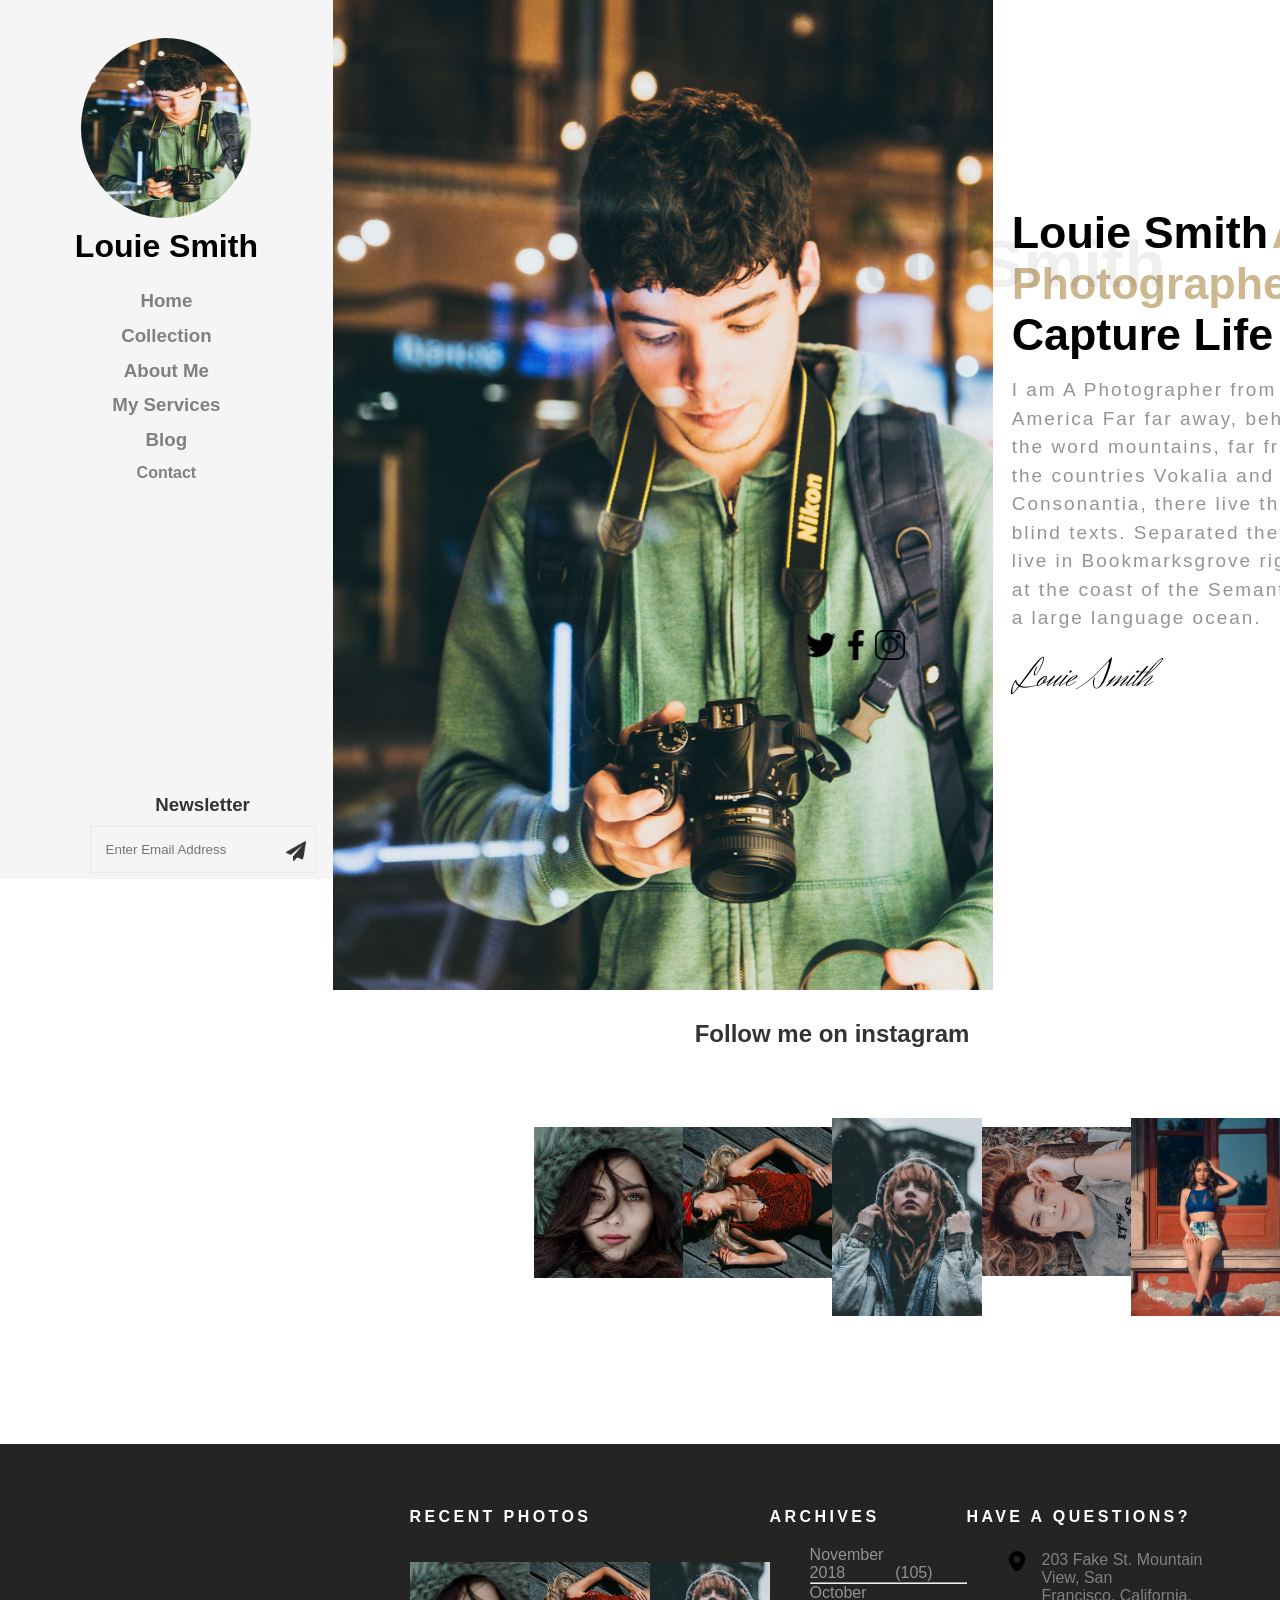
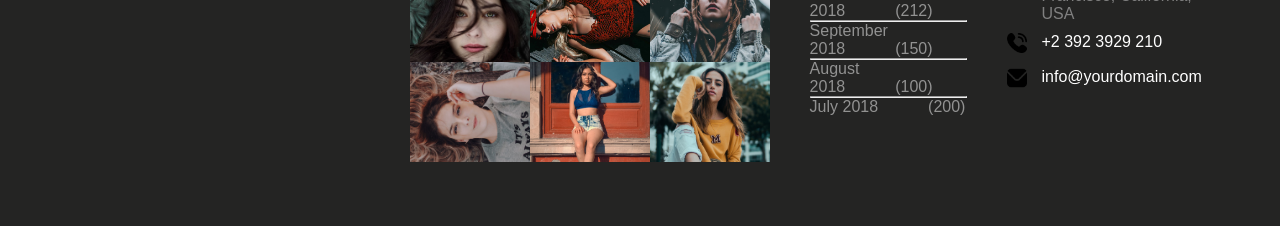
<file: index.html>
<!DOCTYPE html>
<html lang="en">
<head>
    <meta charset="UTF-8">
    <meta name="viewport" content="width=device-width, initial-scale=1.0">
    <link rel="stylesheet" href="main.css">
    <link rel="preconnect" href="https://fonts.googleapis.com">
    <link rel="preconnect" href="https://fonts.gstatic.com" crossorigin>
    <link href="https://fonts.googleapis.com/css2?family=Herr+Von+Muellerhoff&display=swap" rel="stylesheet">
    <title>Louie</title>
</head>
<body>

<header
<div id="ladinho">
    <a><img src="author.jpg" id="profile"></a>
    <h1>Louie Smith</h1>
    <a class="opcoes"><h3>Home</h3></a>
    <a href="collection.html" class="opcoes"><h3>Collection</h3></a>
    <a href="about.html" class="opcoes"><h3>About Me</h3></a>
    <a href="services.html" class="opcoes"><h3>My Services</h3></a>
    <a class="opcoes"><h3>Blog</h3></a>
    <a href="contact.html" class="opcoes">Contact</a>

    <div id="news">
    <h3>Newsletter</h3>
        <div class="input-box">
            <input type="email" placeholder="Enter Email Address">
            <img src="aviao-de-papel.webp" id="aviao">
        </div>
    </div>
</div>
</header>

<main>
    <div>
        <img src="author.jpg" id="fotolouie">
    </div>

        <h1 id="gigantão">Louie Smith</h1>

    <div id="texto">
            <h2 id="porcima">Hello! I'm</h2>
            <br>
            <h1 id="titulo">Louie Smith<span id="dourado">A Photographer.</span>I <br>Capture Life</h1>
            <p>I am A Photographer from America Far far away, behind the word mountains, far from the countries Vokalia and Consonantia, there live the blind texts. Separated they live in Bookmarksgrove right at the coast of the Semantics, a large language ocean.</p>
            <h3 id="assinatura">Louie Smith</h3>
    </div>

    <div id="redes">
        <a href=""><img src="twitter.png" id="x"></a>
        <a href=""><img src="facebook-app-symbol.png"id="face"></a>
        <a href=""><img src="instagram.png"id="insta"></a>
    </div>
</main>

<section id="fotos">
    <h2>Follow me on instagram</h2>
    <div id="galeria">
            <div class="images" id="img1"></div>
            <div class="images" id="img2"></div>
            <div class="images" id="img3"></div>
            <div class="images" id="img4"></div>
            <div class="images" id="img5"></div>
     </div>
</section>

<footer>
    <div id="recente">
        <h2>RECENT PHOTOS</h2>
        <div id="linha1">
            <div class="imagens" id="img1"></div>
            <div class="imagens" id="img2"></div>
            <div class="imagens" id="img3"></div>
        </div>
        <div id="linha2">
            <div class="imagens" id="img4"></div>
            <div class="imagens" id="img5"></div>
            <div class="imagens" id="img6"></div>
        </div>
    </div>

    <div id="archives">
        <h2>ARCHIVES</h2>
        <ul>
           <a href=""><li>November 2018<span>(105)</span></li></a>
           <hr>
           <a href=""><li>October 2018<span>(212)</span></li></a>
           <hr>
           <a href=""><li>September 2018<span>(150)</span></li></a>
           <hr>
           <a href=""><li>August 2018<span>(100)</span></li></a>
           <hr>
           <a href=""><li>July 2018<span>(200)</span></li></a>
        </ul>
    </div>


    <div id="questions">
        <h2>HAVE A QUESTIONS?</h2>
        <ul>
            <div class="alinha"><span><img src="marcador.png" id="marcador"></span><li>203 Fake St. Mountain View, San<br> Francisco, California, USA</li></div>
            <div class="alinha"><span><img src="chamada-telefonica.png" id="telefone"></span><a href=""><li>+2 392 3929 210</li></a></div>
            <div class="alinha"><span><img src="envelope.png" id="email"></span><a href=""><li>info@yourdomain.com</li></a></div>
        </ul>
    </div>
</footer>
</body>
</html>
</file>
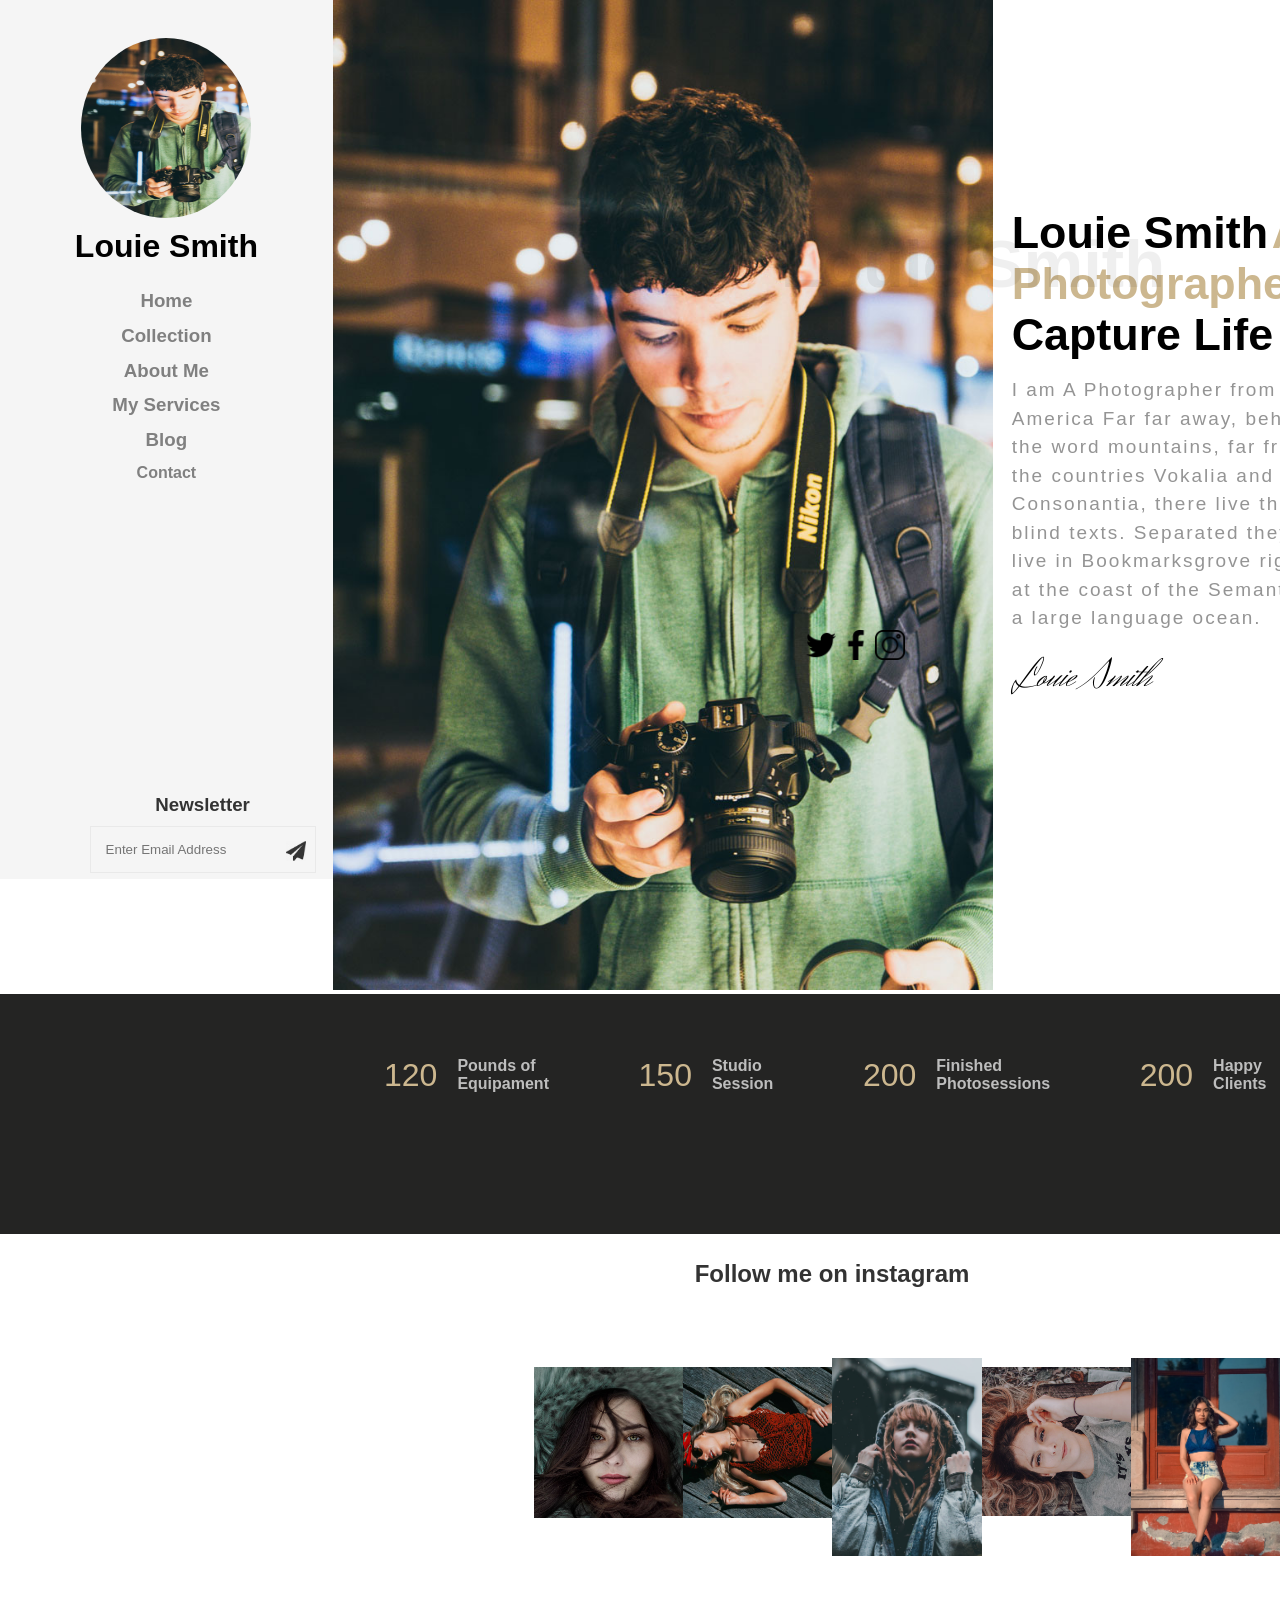
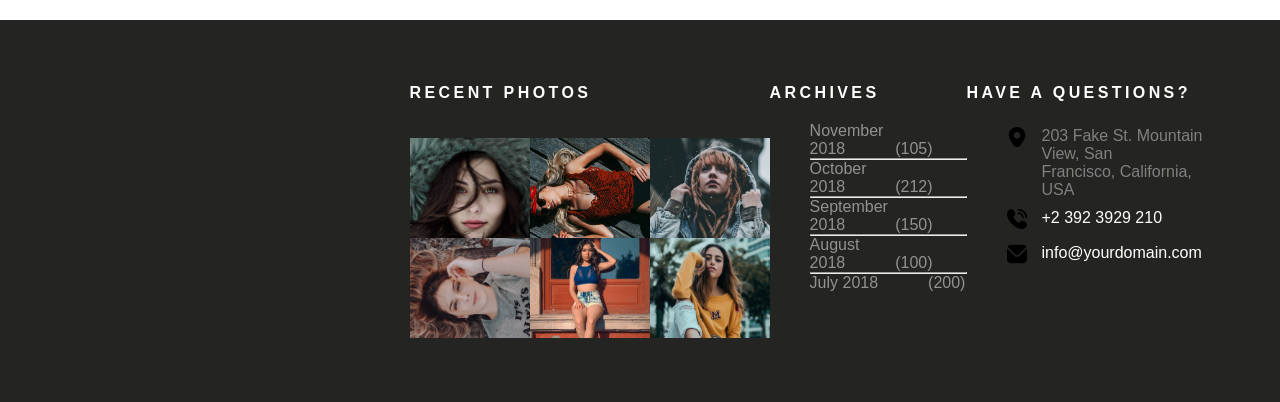
<file: about.html>
<!DOCTYPE html>
<html lang="en">
<head>
    <meta charset="UTF-8">
    <meta name="viewport" content="width=device-width, initial-scale=1.0">
    <link rel="stylesheet" href="about.css">
    <link rel="preconnect" href="https://fonts.googleapis.com">
    <link rel="preconnect" href="https://fonts.gstatic.com" crossorigin>
    <link href="https://fonts.googleapis.com/css2?family=Herr+Von+Muellerhoff&display=swap" rel="stylesheet">
    <title>Louie</title>
</head>
<body>

<header
<div id="ladinho">
    <a href="index.html"><img src="author.jpg" id="profile"></a>
    <h1>Louie Smith</h1>
    <a href="index.html" class="opcoes"><h3>Home</h3></a>
    <a href="collection.html" class="opcoes"><h3>Collection</h3></a>
    <a href="about.html" class="opcoes"><h3>About Me</h3></a>
    <a href="services.html" class="opcoes"><h3>My Services</h3></a>
    <a class="opcoes"><h3>Blog</h3></a>
    <a href="contact.html" class="opcoes">Contact</a>

    <div id="news">
    <h3>Newsletter</h3>
        <div class="input-box">
            <input type="email" placeholder="Enter Email Address">
            <img src="aviao-de-papel.webp" id="aviao">
        </div>
    </div>
</div>
</header>

<body>
<main>
    <div>
        <img src="author.jpg" id="fotolouie">
    </div>

        <h1 id="gigantão">Louie Smith</h1>

    <div id="texto">
            <h2 id="porcima">Hello! I'm</h2>
            <br>
            <h1 id="titulo">Louie Smith<span id="dourado">A Photographer.</span>I <br>Capture Life</h1>
            <p>I am A Photographer from America Far far away, behind the word mountains, far from the countries Vokalia and Consonantia, there live the blind texts. Separated they live in Bookmarksgrove right at the coast of the Semantics, a large language ocean.</p>
            <h3 id="assinatura">Louie Smith</h3>
    </div>

    <div id="redes">
        <a href=""><img src="twitter.png" id="x"></a>
        <a href=""><img src="facebook-app-symbol.png"id="face"></a>
        <a href=""><img src="instagram.png"id="insta"></a>
    </div>
</main>

<section id="numeros">
<div id="alinhacentro">
    <div id="pound">
        <span>120</span><p>Pounds of Equipament</p>
    </div>

    <div id="studio">
        <span>150</span><p>Studio Session</p>
    </div>

    <div id="finished">
        <span>200</span><p>Finished Photosessions</p>
    </div>

    <div id="happy">
        <span>200</span><p>Happy Clients</p>
    </div>
</div> 
</section>

<section id="fotos">
    <h2>Follow me on instagram</h2>
    <div id="galeria">
            <div class="images" id="img1"></div>
            <div class="images" id="img2"></div>
            <div class="images" id="img3"></div>
            <div class="images" id="img4"></div>
            <div class="images" id="img5"></div>
     </div>
</section>

<footer>
    <div id="recente">
        <h2>RECENT PHOTOS</h2>
        <div id="linha1">
            <div class="imagens" id="img1"></div>
            <div class="imagens" id="img2"></div>
            <div class="imagens" id="img3"></div>
        </div>
        <div id="linha2">
            <div class="imagens" id="img4"></div>
            <div class="imagens" id="img5"></div>
            <div class="imagens" id="img6"></div>
        </div>
    </div>

    <div id="archives">
        <h2>ARCHIVES</h2>
        <ul>
           <a href=""><li>November 2018<span>(105)</span></li></a>
           <hr>
           <a href=""><li>October 2018<span>(212)</span></li></a>
           <hr>
           <a href=""><li>September 2018<span>(150)</span></li></a>
           <hr>
           <a href=""><li>August 2018<span>(100)</span></li></a>
           <hr>
           <a href=""><li>July 2018<span>(200)</span></li></a>
        </ul>
    </div>


    <div id="questions">
        <h2>HAVE A QUESTIONS?</h2>
        <ul>
            <div class="alinha"><span><img src="marcador.png" id="marcador"></span><li>203 Fake St. Mountain View, San<br> Francisco, California, USA</li></div>
            <div class="alinha"><span><img src="chamada-telefonica.png" id="telefone"></span><a href=""><li>+2 392 3929 210</li></a></div>
            <div class="alinha"><span><img src="envelope.png" id="email"></span><a href=""><li>info@yourdomain.com</li></a></div>
        </ul>
    </div>
</footer>

</body>
</html>
</file>
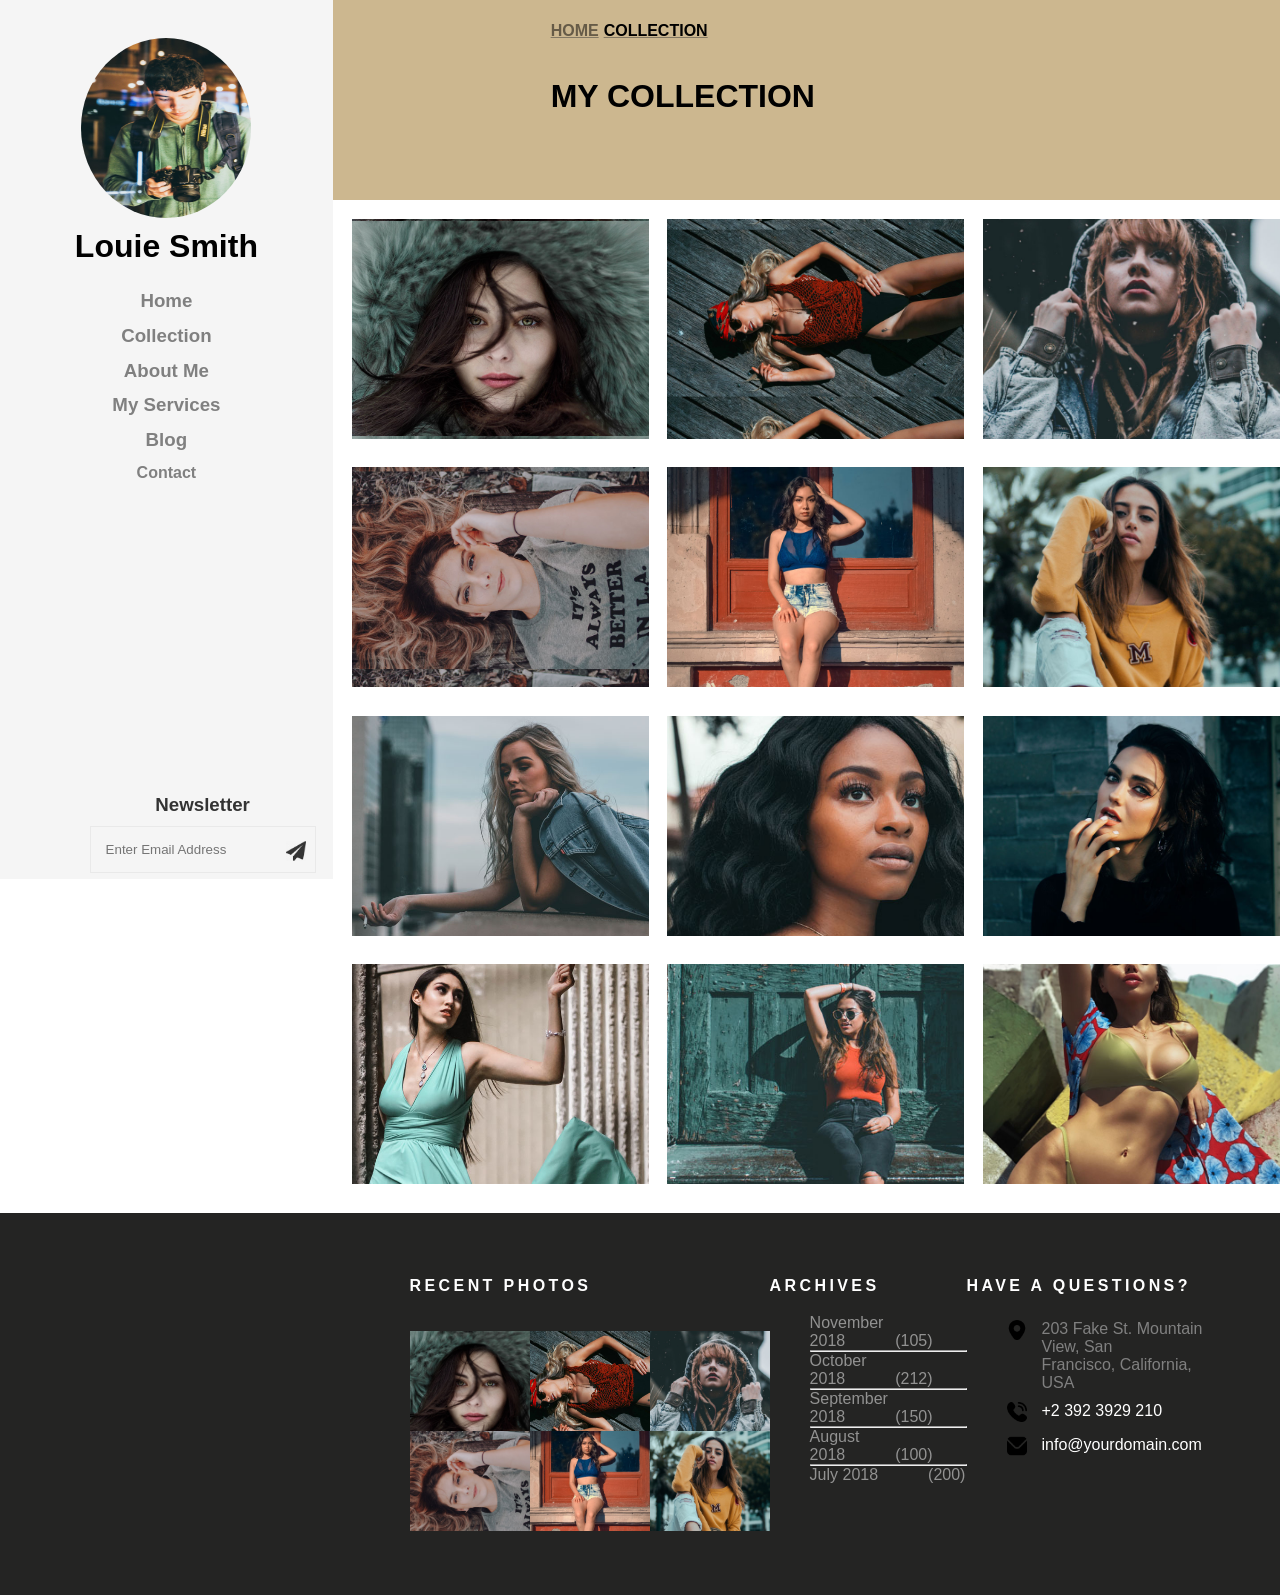
<file: collection.html>
<!DOCTYPE html>
<html lang="en">
<head>
    <meta charset="UTF-8">
    <meta name="viewport" content="width=device-width, initial-scale=1.0">
    <link rel="stylesheet" href="collection.css">
    <link rel="preconnect" href="https://fonts.googleapis.com">
    <link rel="preconnect" href="https://fonts.gstatic.com" crossorigin>
    <link href="https://fonts.googleapis.com/css2?family=Herr+Von+Muellerhoff&display=swap" rel="stylesheet">
    <title>Louie</title>
</head>
<body>

<header>

    <div id="ladinho">
        <a href="index.html"><img src="author.jpg" id="profile"></a>
        <h1>Louie Smith</h1>
        <a href="index.html" class="opcoes"><h3>Home</h3></a>
        <a href="collection.html" class="opcoes"><h3>Collection</h3></a>
        <a href="about.html" class="opcoes"><h3>About Me</h3></a>
        <a href="services.html" class="opcoes"><h3>My Services</h3></a>
        <a class="opcoes"><h3>Blog</h3></a>
        <a href="contact.html" class="opcoes">Contact</a>
    
        <div id="news">
        <h3>Newsletter</h3>
            <div class="input-box">
                <input type="email" placeholder="Enter Email Address">
                <img src="aviao-de-papel.webp" id="aviao">
            </div>
        </div>
    </div>


</header>

<main>

<div id="emcima">
    <span><a href="index.html">HOME</a><p>COLLECTION</p></span>
    <h1>MY COLLECTION</h1>
</div>


    <div id="fotos1">
        <div class="images" id="img1"></div>
        <div class="images" id="img2"></div>
        <div class="images" id="img3"></div>
    </div>

    <div id="fotos2">
        <div class="images" id="img4"></div>
        <div class="images" id="img5"></div>
        <div class="images" id="img6"></div>
    </div>

    <div id="fotos3">
        <div class="images" id="img7"></div>
        <div class="images" id="img8"></div>
        <div class="images" id="img9"></div>
    </div>

    <div id="fotos4">
        <div class="images" id="img10"></div>
        <div class="images" id="img11"></div>
        <div class="images" id="img12"></div>
    </div>
</main>

<footer>
    <div id="recente">
        <h2>RECENT PHOTOS</h2>
        <div id="linha1">
            <div class="imagens" id="fimg1"></div>
            <div class="imagens" id="fimg2"></div>
            <div class="imagens" id="fimg3"></div>
        </div>
        <div id="linha2">
            <div class="imagens" id="fimg4"></div>
            <div class="imagens" id="fimg5"></div>
            <div class="imagens" id="fimg6"></div>
        </div>
    </div>

    <div id="archives">
        <h2>ARCHIVES</h2>
        <ul>
           <a href=""><li>November 2018<span>(105)</span></li></a>
           <hr>
           <a href=""><li>October 2018<span>(212)</span></li></a>
           <hr>
           <a href=""><li>September 2018<span>(150)</span></li></a>
           <hr>
           <a href=""><li>August 2018<span>(100)</span></li></a>
           <hr>
           <a href=""><li>July 2018<span>(200)</span></li></a>
        </ul>
    </div>


    <div id="questions">
        <h2>HAVE A QUESTIONS?</h2>
        <ul>
            <div class="alinha"><span><img src="marcador.png" id="marcador"></span><li>203 Fake St. Mountain View, San<br> Francisco, California, USA</li></div>
            <div class="alinha"><span><img src="chamada-telefonica.png" id="telefone"></span><a href=""><li>+2 392 3929 210</li></a></div>
            <div class="alinha"><span><img src="envelope.png" id="email"></span><a href=""><li>info@yourdomain.com</li></a></div>
        </ul>
    </div>
</footer>

</body>
</html>
</file>
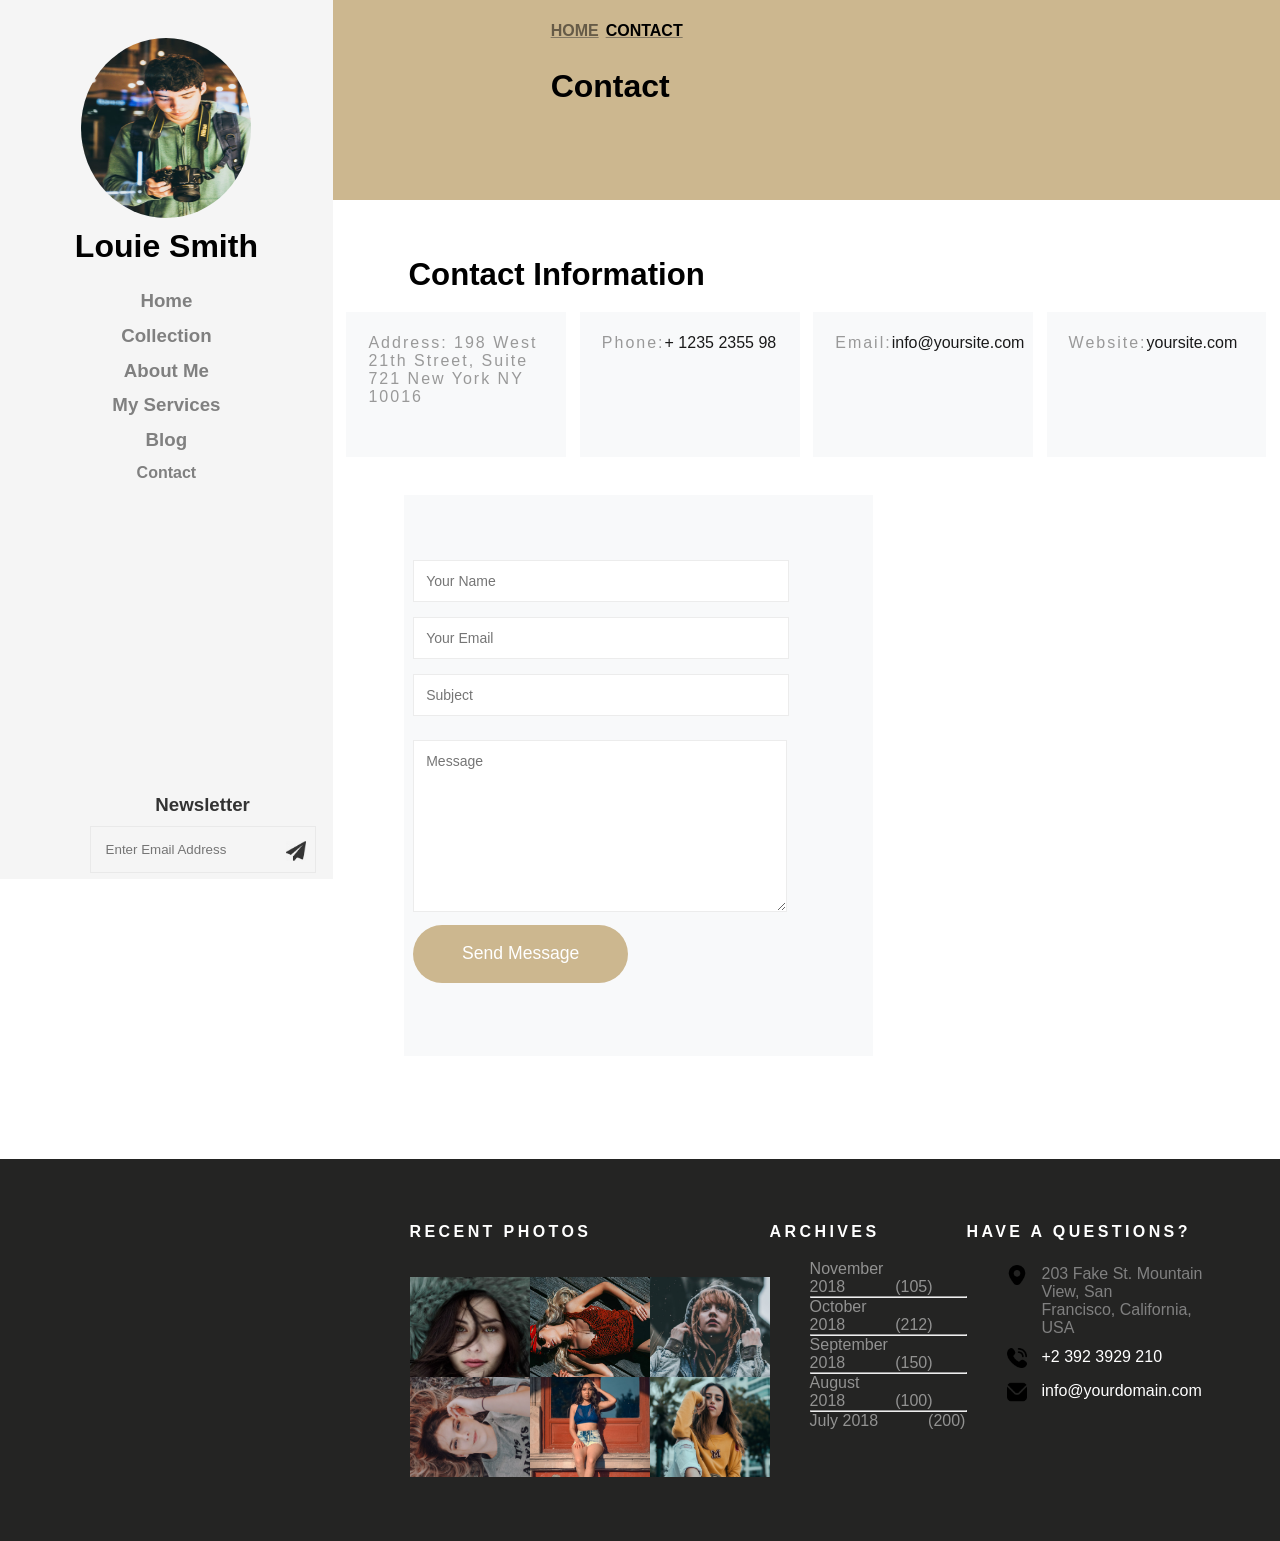
<file: contact.html>
<!DOCTYPE html>
<html lang="en">
<head>
    <meta charset="UTF-8">
    <meta name="viewport" content="width=device-width, initial-scale=1.0">
    <link rel="stylesheet" href="contact.css">
    <link rel="preconnect" href="https://fonts.googleapis.com">
    <link rel="preconnect" href="https://fonts.gstatic.com" crossorigin>
    <link href="https://fonts.googleapis.com/css2?family=Herr+Von+Muellerhoff&display=swap" rel="stylesheet">
    <title>Louie</title>
</head>
<body>

<header>

    <div id="ladinho">
        <a href="index.html"><img src="author.jpg" id="profile"></a>
        <h1>Louie Smith</h1>
        <a href="index.html" class="opcoes"><h3>Home</h3></a>
        <a href="collection.html" class="opcoes"><h3>Collection</h3></a>
        <a href="about.html" class="opcoes"><h3>About Me</h3></a>
        <a href="services.html" class="opcoes"><h3>My Services</h3></a>
        <a class="opcoes"><h3>Blog</h3></a>
        <a href="contact.html" class="opcoes">Contact</a>
    
        <div id="news">
        <h3>Newsletter</h3>
            <div class="input-box">
                <input type="email" placeholder="Enter Email Address">
                <img src="aviao-de-papel.webp" id="aviao">
            </div>
        </div>
    </div>


</header>

<main>

    <div id="emcima">
        <span><a href="index.html">HOME</a><p>CONTACT</p></span>
        <h1>Contact</h1>
    </div>

    <div id="contact"> 
        <h2>Contact Information</h2>
    </div>

    <section id="info">

        <div class="cinzinha">
            <p>Address: 198 West 21th Street, Suite 721 New York NY 10016</p>
        </div>

        <div class="cinzinha">
            <p>Phone:</p><a href="">+ 1235 2355 98</a>
        </div>

        <div class="cinzinha">
            <p>Email:</p><a href="">info@yoursite.com</a>
        </div>

        <div class="cinzinha">
            <p>Website:</p><a href=""> yoursite.com</a>
        </div>

    </section>

    <section id="formu">
         <form>
            <input type="text" placeholder="Your Name" required>
            <input type="email" placeholder="Your Email" required>
            <input type="text" placeholder="Subject" required>
            <textarea placeholder="Message" required></textarea>
            <button type="submit" id="butao">Send Message</button>
        </form>
    </section>

</main>

<footer>
    <div id="recente">
        <h2>RECENT PHOTOS</h2>
        <div id="linha1">
            <div class="imagens" id="fimg1"></div>
            <div class="imagens" id="fimg2"></div>
            <div class="imagens" id="fimg3"></div>
        </div>
        <div id="linha2">
            <div class="imagens" id="fimg4"></div>
            <div class="imagens" id="fimg5"></div>
            <div class="imagens" id="fimg6"></div>
        </div>
    </div>

    <div id="archives">
        <h2>ARCHIVES</h2>
        <ul>
           <a href=""><li>November 2018<span>(105)</span></li></a>
           <hr>
           <a href=""><li>October 2018<span>(212)</span></li></a>
           <hr>
           <a href=""><li>September 2018<span>(150)</span></li></a>
           <hr>
           <a href=""><li>August 2018<span>(100)</span></li></a>
           <hr>
           <a href=""><li>July 2018<span>(200)</span></li></a>
        </ul>
    </div>


    <div id="questions">
        <h2>HAVE A QUESTIONS?</h2>
        <ul>
            <div class="alinha"><span><img src="marcador.png" id="marcador"></span><li>203 Fake St. Mountain View, San<br> Francisco, California, USA</li></div>
            <div class="alinha"><span><img src="chamada-telefonica.png" id="telefone"></span><a href=""><li>+2 392 3929 210</li></a></div>
            <div class="alinha"><span><img src="envelope.png" id="email"></span><a href=""><li>info@yourdomain.com</li></a></div>
        </ul>
    </div>

</footer>

</body>
</html>
</file>
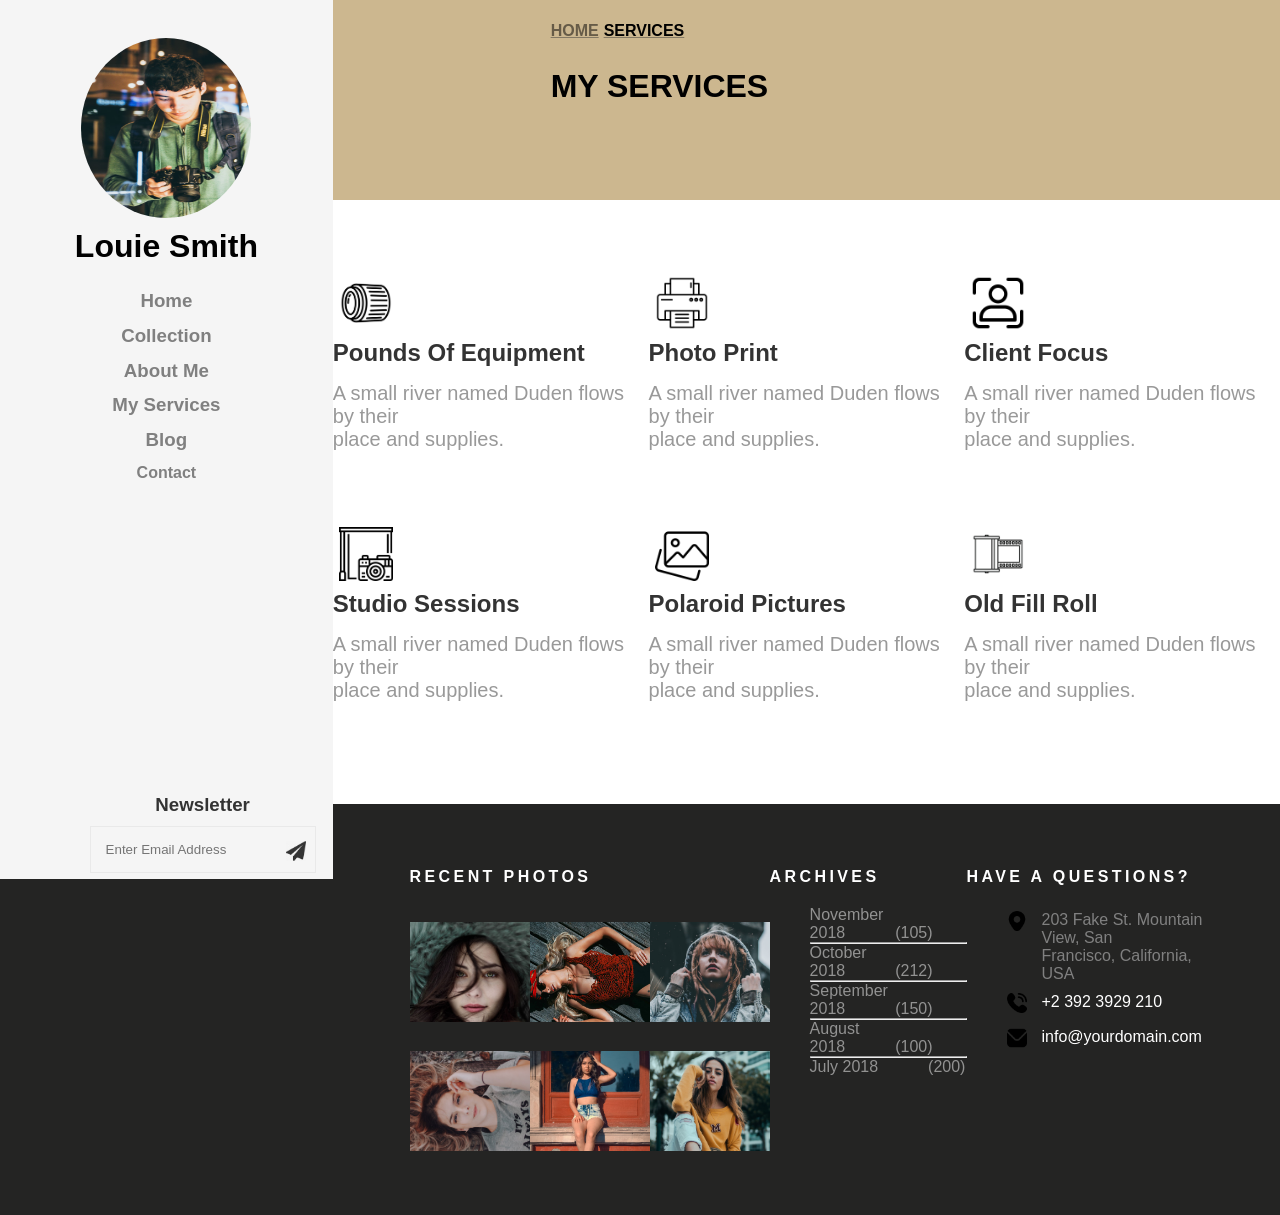
<file: services.html>
<!DOCTYPE html>
<html lang="en">
<head>
    <meta charset="UTF-8">
    <meta name="viewport" content="width=device-width, initial-scale=1.0">
    <link rel="stylesheet" href="services.css">
    <link rel="preconnect" href="https://fonts.googleapis.com">
    <link rel="preconnect" href="https://fonts.gstatic.com" crossorigin>
    <link href="https://fonts.googleapis.com/css2?family=Herr+Von+Muellerhoff&display=swap" rel="stylesheet">
    <title>Louie</title>
</head>
<body>

<header>

    <div id="ladinho">
        <a href="index.html"><img src="author.jpg" id="profile"></a>
        <h1>Louie Smith</h1>
        <a href="index.html" class="opcoes"><h3>Home</h3></a>
        <a href="collection.html" class="opcoes"><h3>Collection</h3></a>
        <a href="about.html" class="opcoes"><h3>About Me</h3></a>
        <a href="services.html" class="opcoes"><h3>My Services</h3></a>
        <a class="opcoes"><h3>Blog</h3></a>
        <a href="contact.html" class="opcoes">Contact</a>
    
        <div id="news">
        <h3>Newsletter</h3>
            <div class="input-box">
                <input type="email" placeholder="Enter Email Address">
                <img src="aviao-de-papel.webp" id="aviao">
            </div>
        </div>
    </div>


</header>

<main>

<div id="emcima">
    <span><a href="index.html">HOME</a><p>SERVICES</p></span>
    <h1>MY SERVICES</h1>
</div>


<section id="desc">
<div id="linha1">
    <div>
        <img src="lente.jpg" class="icones">
        <h2>Pounds Of Equipment</h2>
        <p>A small river named Duden flows by their<br> place and supplies.</p>
    </div>

    <div>
        <img src="impressora.png" class="icones">
        <h2>Photo Print</h2>
        <p>A small river named Duden flows by their<br> place and supplies.</p>
    </div>

    <div>
        <img src="perfil-de-usuario.png" class="icones">
        <h2>Client Focus</h2>
        <p>A small river named Duden flows by their<br> place and supplies.</p>
    </div>
</div>

<div id="linha2">
    <div>
        <img src="camera_749971.png" class="icones">
        <h2>Studio Sessions</h2>
        <p>A small river named Duden flows by their<br> place and supplies.</p>
    </div>

    <div>
        <img src="galeria-de-imagens.png" class="icones">
        <h2>Polaroid Pictures</h2>
        <p>A small river named Duden flows by their<br> place and supplies.</p>
    </div>

    <div>
        <img src="rolo.webp" class="icones">
        <h2>Old Fill Roll</h2>
        <p>A small river named Duden flows by their<br> place and supplies.</p>
    </div>
</div>
</section>
</main>

<footer>
    <div id="recente">
        <h2>RECENT PHOTOS</h2>
        <div id="linha1">
            <div class="imagens" id="fimg1"></div>
            <div class="imagens" id="fimg2"></div>
            <div class="imagens" id="fimg3"></div>
        </div>
        <div id="linha2">
            <div class="imagens" id="fimg4"></div>
            <div class="imagens" id="fimg5"></div>
            <div class="imagens" id="fimg6"></div>
        </div>
    </div>

    <div id="archives">
        <h2>ARCHIVES</h2>
        <ul>
           <a href=""><li>November 2018<span>(105)</span></li></a>
           <hr>
           <a href=""><li>October 2018<span>(212)</span></li></a>
           <hr>
           <a href=""><li>September 2018<span>(150)</span></li></a>
           <hr>
           <a href=""><li>August 2018<span>(100)</span></li></a>
           <hr>
           <a href=""><li>July 2018<span>(200)</span></li></a>
        </ul>
    </div>


    <div id="questions">
        <h2>HAVE A QUESTIONS?</h2>
        <ul>
            <div class="alinha"><span><img src="marcador.png" id="marcador"></span><li>203 Fake St. Mountain View, San<br> Francisco, California, USA</li></div>
            <div class="alinha"><span><img src="chamada-telefonica.png" id="telefone"></span><a href=""><li>+2 392 3929 210</li></a></div>
            <div class="alinha"><span><img src="envelope.png" id="email"></span><a href=""><li>info@yourdomain.com</li></a></div>
        </ul>
    </div>

</footer>
</body>
</html>
</file>
<file: main.css>
*
{
    box-sizing: border-box;
    margin: 0; 
    font-family: "Poppins", Arial, sans-serif;
}

.herr-von-muellerhoff-regular 
{
    font-family: "Herr Von Muellerhoff", cursive;
    font-weight: 600;
    font-style: normal;
}  

main
{
    margin-left: 26%;
    display: flex;
}
/* ======================LADINHO====================== */
#ladinho
{
    position: fixed;
    display: flex;
    flex-direction: column;
    align-items: center;
    background-color: #F5F5F5;
    width: 26%;
    padding: 3%;
    z-index: 99999;
    padding-bottom: 30%;
}

#ladinho h1
{
    margin-top: 2%;
    margin-bottom: 10%;
}

.opcoes
{
    margin-bottom: 5%;
    font-size: 1em;
    font-weight: 700;
}

#ladinho a
{
    color: gray;
    text-decoration: none;
}

#ladinho a:hover
{
    transition: 0.5s;
    color: black;
    text-decoration: underline;
}


#profile
{
    background-image: url(author.jpg);
    border-radius: 100%;
    width: 170px;
    height: 180px;
    background-position-x: center;
    background-position-y: 50%;
    background-size: 100%;
}

#news
{
    position: fixed;
    left: 7%;
    bottom: 3%;
}

#news h3
{
    text-align: center;
    margin-bottom: 10px;
    color: #333333;
}

.input-box input {
    padding: 15px;
    padding-right: 40px;
    border: 1px solid #3333330e;
    background: transparent;
    width: 100%;
}

#aviao
{
    height: 20px;
    position: absolute;
    bottom: 12px;
    right: 10px;
}

#fotolouie
{
    height: 990px;
}
/* =======================TEXTOS====================== */
#texto
{
    margin-top: 20%;
    margin-left: 2%;
}

#texto h1
{
    display: inline;
}

#gigantão
{
    position: absolute;
    top:25%;
    left: 61%;
    font-size: 4.2em;
    color: rgba(0, 0, 0, 0.062);
}

#porcima
{
    position: absolute;
    top: -3%;
    left: 5%;
    color:rgba(0, 0, 0, 0.164);
}

#titulo
{
    font-size: 2.8em;
}

#dourado
{
    color:#ccb78f;
    margin-left: 1.2%;
    margin-right: 1.2%;
}

#texto p 
{
    margin-top: 5%;
    display: flex;
    color: rgb(148, 148, 148);
    font-size: 19px;
    letter-spacing: 2px;
    line-height: 1.5;
}

#assinatura
{
    font-family: "Herr Von Muellerhoff", cursive;
    font-size: 2.5rem;
    font-weight: 100;
    margin-top: 5%;
}
/* ========================REDES======================== */
#redes
{
    justify-content: space-between;
    position: absolute;
    top: 70vh;
    left: 63vw;
}

#x
{
    width: 30px;
    height: 30px;
}

#face
{
    width: 30px;
    height: 30px;
}

#insta
{
    width: 30px;
    height: 30px;
}
/* ======================FOLLOW ME======================== */
#fotos
{
    margin-left: 30%;
    margin-top: 2%;
    margin-bottom: 10%;
}

#fotos h2
{
    text-align: center;
    color: #333333;
    margin-bottom: 2%;
}

#galeria
{
    display: flex;
    margin-left: 150px;
    margin-top: 70px;

    .images
    {
        height: 198.3px;
        width: 200px;
    }
    #img1
    {
        background-image: url(image_1.jpg);
        background-size: 140%;
        background-position-x: 40%;
        background-position-y: 20%;
    }
    #img2
    {
        background-image: url(image_2.jpg);
        background-size: 180%;
        background-position-x: 40%;
        background-position-y: 20%;
    }
    #img3
    {
        background-image: url(image_3.jpg);
        background-size: 120%;
        background-position-x: 50%;
        background-position-y: 40%;
    }
    #img4
    {
        background-image: url(image_4.jpg);
        background-size: 150%;
        background-position-x: 40%;
        background-position-y: 20%;
    }
    #img5
    {
        background-image: url(image_5.jpg );
        background-size: 120%;
        background-position-x: 40%;
        background-position-y: 50%;
    }
    .images:hover
    {
        filter: brightness(80%);
        transform: scale(1.3px);
        transition: 0.5s;
    }
}

/* ========================FOOTER========================= */
footer
{
    display: flex;
    flex-direction: row;
    justify-content: space-between;
    background-color: #242423;
    padding: 5%;
}

footer h2
{
    margin-bottom: 10%;
    font-size: 1em;
    letter-spacing: 3.4px;
    text-decoration: none;
}
/* =========================RECENT======================== */
#recente
{
    margin-left: 30%;
    color: white;
}

#linha1, #linha2
{ 
    display: flex;
}

#img1
{
    background-image: url(image_1.jpg);
    background-size: 140%;
    background-position-x: 40%;
    background-position-y: 20%;
    height: 50;
    width: 120px;
    background-repeat: no-repeat;
}
#img2
{
    background-image: url(image_2.jpg);
    background-size: 180%;
    background-position-x: 40%;
    background-position-y: 20%;
    height: 50;
    width: 120px;
    background-repeat: no-repeat;
}
#img3
{
    background-image: url(image_3.jpg);
    background-size: 120%;
    background-position-x: 50%;
    background-position-y: 40%;
    height: 100px;
    width: 120px;
}
#img4
{
    background-image: url(image_4.jpg);
    background-size: 140%;
    background-position-x: 40%;
    background-position-y: 20%;
    height: 50;
    width: 120px;
    background-repeat: no-repeat;
}
#img5
{
    background-image: url(image_5.jpg );
    background-size: 120%;
    background-position-x: 40%;
    background-position-y: 50%;
    height: 100px;
    width: 120px;
}
#img6
{
    background-image: url(image_6.jpg );
    background-size: 120%;
    background-position-x: 40%;
    background-position-y: 50%;
    height: 50;
    width: 120px;
    background-repeat: no-repeat;
}

/* ======================ARCHIVES======================== */
#archives
{
    color: white;
}

#archives ul
{
    list-style: none;
}

#archives a
{
    text-decoration: none;
    color: rgb(255, 255, 255, 0.5);
}

#archives span 
{
    margin-left: 50px;
}

/* ========================QUESTION======================== */
#questions
{
    color: white;
}

#questions ul
{
    list-style: none;
    color:gray;
}

#questions a
{
    color: white;
    text-decoration: none;
}

.alinha
{
    display: flex;
    margin-bottom: 5%;
}

#marcador
{
    height: 20px;
    margin-right: 15px;
}

#telefone
{
    height: 20px;
    margin-right: 15px
}

#email
{
    height: 20px;
    margin-right: 15px
}
</file>
<file: about.css>
*
{
    box-sizing: border-box;
    margin: 0; 
    font-family: "Poppins", Arial, sans-serif;
}

.herr-von-muellerhoff-regular 
{
    font-family: "Herr Von Muellerhoff", cursive;
    font-weight: 600;
    font-style: normal;
}  

main
{
    margin-left: 26%;
    display: flex;
}
/* ======================LADINHO==================== */
#ladinho
{
    position: fixed;
    display: flex;
    flex-direction: column;
    align-items: center;
    background-color: #F5F5F5;
    width: 26%;
    padding: 3%;
    z-index: 99999;
    padding-bottom: 30%;
}

#ladinho h1
{
    margin-top: 2%;
    margin-bottom: 10%;
}

.opcoes
{
    margin-bottom: 5%;
    font-size: 1em;
    font-weight: 700;
}

#ladinho a
{
    color: gray;
    text-decoration: none;
}

#ladinho a:hover
{
    transition: 0.5s;
    color: black;
    text-decoration: underline;
}


#profile
{
    background-image: url(author.jpg);
    border-radius: 100%;
    width: 170px;
    height: 180px;
    background-position-x: center;
    background-position-y: 50%;
    background-size: 100%;
}

#news
{
    position: fixed;
    left: 7%;
    bottom: 3%;
}

#news h3
{
    text-align: center;
    margin-bottom: 10px;
    color: #333333;
}

.input-box input {
    padding: 15px;
    padding-right: 40px;
    border: 1px solid #3333330e;
    background: transparent;
    width: 100%;
}

#aviao
{
    height: 20px;
    position: absolute;
    bottom: 12px;
    right: 10px;
}

#fotolouie
{
    height: 990px;
}
/* =======================TEXTOS====================== */
#texto
{
    margin-top: 20%;
    margin-left: 2%;
}

#texto h1
{
    display: inline;
}

#gigantão
{
    position: absolute;
    top:25%;
    left: 61%;
    font-size: 4.2em;
    color: rgba(0, 0, 0, 0.062);
}

#porcima
{
    position: absolute;
    top: -3%;
    left: 5%;
    color:rgba(0, 0, 0, 0.164);
}

#titulo
{
    font-size: 2.8em;
}

#dourado
{
    color:#ccb78f;
    margin-left: 1.2%;
    margin-right: 1.2%;
}

#texto p 
{
    margin-top: 5%;
    display: flex;
    color: rgb(148, 148, 148);
    font-size: 19px;
    letter-spacing: 2px;
    line-height: 1.5;
}

#assinatura
{
    font-family: "Herr Von Muellerhoff", cursive;
    font-size: 2.5rem;
    font-weight: 100;
    margin-top: 5%;
}
/* ========================REDES======================== */
#redes
{
    justify-content: space-between;
    position: absolute;
    top: 70vh;
    left: 63vw;
}

#x
{
    width: 30px;
    height: 30px;
}

#face
{
    width: 30px;
    height: 30px;
}

#insta
{
    width: 30px;
    height: 30px;
}
/* =======================CONTAGEM======================== */
#numeros
{
    color: white;
    background-color: rgb(36, 36, 35);
    height: 240px;
}

#alinhacentro
{
    margin-left: 30%;
    display: flex;
    flex-direction: row;
}

#numeros span
{
    color: rgb(204, 183, 143);
    font-size: 2em;
}

#numeros p
{
    margin-left: 20px;
    font-weight: 550;
    color: rgba(255, 255, 255, 0.7);
}

#pound
{
    margin-right: 10%;
    margin-top: 7%;
    display: flex;
    flex-direction: row;
}

#studio
{
    margin-right: 10%;
    margin-top: 7%;
    display: flex;
    flex-direction: row;
}

#finished
{
    margin-right: 10%;
    margin-top: 7%;
    display: flex;
    flex-direction: row;
}

#happy
{
    margin-right: 10%;
    margin-top: 7%;
    display: flex;
    flex-direction: row;
}
/* ======================FOLLOW ME======================== */
#fotos
{
    margin-left: 30%;
    margin-top: 2%;
    margin-bottom: 5%;
}

#fotos h2
{
    text-align: center;
    color: #333333;
    margin-bottom: 2%;
}

#galeria
{
    display: flex;
    margin-left: 150px;
    margin-top: 70px;

    .images
    {
        height: 198.3px;
        width: 200px;
    }
    #img1
    {
        background-image: url(image_1.jpg);
        background-size: 140%;
        background-position-x: 40%;
        background-position-y: 20%;
    }
    #img2
    {
        background-image: url(image_2.jpg);
        background-size: 180%;
        background-position-x: 40%;
        background-position-y: 20%;
    }
    #img3
    {
        background-image: url(image_3.jpg);
        background-size: 120%;
        background-position-x: 50%;
        background-position-y: 40%;
    }
    #img4
    {
        background-image: url(image_4.jpg);
        background-size: 150%;
        background-position-x: 40%;
        background-position-y: 20%;
    }
    #img5
    {
        background-image: url(image_5.jpg );
        background-size: 120%;
        background-position-x: 40%;
        background-position-y: 50%;
    }
    .images:hover
    {
        filter: brightness(80%);
        transform: scale(1.3px);
        transition: 0.5s;
    }
}

/* ========================FOOTER========================= */
footer
{
    display: flex;
    flex-direction: row;
    justify-content: space-between;
    background-color: #242423;
    padding: 5%;
}

footer h2
{
    margin-bottom: 10%;
    font-size: 1em;
    letter-spacing: 3.4px;
    text-decoration: none;
}
/* =========================RECENT======================== */
#recente
{
    margin-left: 30%;
    color: white;
}

#linha1, #linha2
{ 
    display: flex;
}

#img1
{
    background-image: url(image_1.jpg);
    background-size: 140%;
    background-position-x: 40%;
    background-position-y: 20%;
    height: 50;
    width: 120px;
    background-repeat: no-repeat;
}
#img2
{
    background-image: url(image_2.jpg);
    background-size: 180%;
    background-position-x: 40%;
    background-position-y: 20%;
    height: 50;
    width: 120px;
    background-repeat: no-repeat;
}
#img3
{
    background-image: url(image_3.jpg);
    background-size: 120%;
    background-position-x: 50%;
    background-position-y: 40%;
    height: 100px;
    width: 120px;
}
#img4
{
    background-image: url(image_4.jpg);
    background-size: 140%;
    background-position-x: 40%;
    background-position-y: 20%;
    height: 50;
    width: 120px;
    background-repeat: no-repeat;
}
#img5
{
    background-image: url(image_5.jpg );
    background-size: 120%;
    background-position-x: 40%;
    background-position-y: 50%;
    height: 100px;
    width: 120px;
}
#img6
{
    background-image: url(image_6.jpg );
    background-size: 120%;
    background-position-x: 40%;
    background-position-y: 50%;
    height: 50;
    width: 120px;
    background-repeat: no-repeat;
}

/* ======================ARCHIVES======================== */
#archives
{
    color: white;
}

#archives ul
{
    list-style: none;
}

#archives a
{
    text-decoration: none;
    color: rgb(255, 255, 255, 0.5);
}

#archives span 
{
    margin-left: 50px;
}

/* ========================QUESTION======================== */
#questions
{
    color: white;
}

#questions ul
{
    list-style: none;
    color:gray;
}

#questions a
{
    color: white;
    text-decoration: none;
}

.alinha
{
    display: flex;
    margin-bottom: 5%;
}

#marcador
{
    height: 20px;
    margin-right: 15px;
}

#telefone
{
    height: 20px;
    margin-right: 15px
}

#email
{
    height: 20px;
    margin-right: 15px
}
</file>
<file: collection.css>
*
{
    box-sizing: border-box;
    margin: 0; 
    font-family: "Poppins", Arial, sans-serif;
}

.herr-von-muellerhoff-regular 
{
    font-family: "Herr Von Muellerhoff", cursive;
    font-weight: 600;
    font-style: normal;
}  


/* ===================LADINHO=================== */
#ladinho
{
    position: fixed;
    display: flex;
    flex-direction: column;
    align-items: center;
    background-color: #F5F5F5;
    width: 26%;
    padding: 3%;
    z-index: 1000;
    padding-bottom: 30%;
}

#ladinho h1
{
    margin-top: 2%;
    margin-bottom: 10%;
}

.opcoes
{
    margin-bottom: 5%;
    font-size: 1em;
    font-weight: 700;
}

#ladinho a
{
    color: gray;
    text-decoration: none;
}

#ladinho a:hover
{
    transition: 0.5s;
    color: black;
    text-decoration: underline;
}


#profile
{
    background-image: url(author.jpg);
    border-radius: 100%;
    width: 170px;
    height: 180px;
    background-position-x: center;
    background-position-y: 50%;
    background-size: 100%;
}

#news
{
    position: fixed;
    left: 7%;
    bottom: 3%;
}

#news h3
{
    text-align: center;
    margin-bottom: 10px;
    color: #333333;
}

.input-box input {
    padding: 15px;
    padding-right: 40px;
    border: 1px solid #3333330e;
    background: transparent;
    width: 100%;
}

#aviao
{
    height: 20px;
    position: absolute;
    bottom: 12px;
    right: 10px;
}

#fotolouie
{
    height: 990px;
}
/* ====================HEADER DOURADO================== */
#emcima
{
    background-color: #ccb78f;
    color:black;
    height: 200px;
}

#emcima span
{
    display: flex;
    margin-left: 23%;
}

#emcima p
{
    margin-left: 5px;
    text-decoration: underline #3333337a;
    margin-top: 3%;
    font-weight: 700
}

#emcima a
{
    text-decoration: underline #3333337a;
    color: rgba(0, 0, 0, 0.5);
    margin-top: 3%;
    font-weight: 700
}

#emcima h1
{
    margin-left: 23%;
    margin-top: 4%;
    font-weight: 800
}
/* =================MAIN================ */
main
{
    margin-left: 26%;
    display: flex;
    flex-direction: column;
}

.images
{
    height: 220px;
    width: 400px;
    margin-left: 2%;
    margin-bottom: 3%;
}

#fotos1
{
    display: flex;
    margin-top: 2%;

    #img1
    {
        background-image: url(image_1.jpg);
        background-size: 100%;
        background-position-x: 40%;
        background-position-y: 40%;
    }
    #img2
    {
        background-image: url(image_2.jpg);
        background-size: 100%;
        background-position-x: 40%;
        background-position-y: 20%;
    }
    #img3
    {
        background-image: url(image_3.jpg);
        background-size: 120%;
        background-position-x: 50%;
        background-position-y: 50%;
    }

}

#fotos2
{
    display: flex;

    #img4
    {
        background-image: url(image_4.jpg);
        background-size: 100%;
        background-position-x: 40%;
        background-position-y: 20%;
    }
    #img5
    {
        background-image: url(image_5.jpg);
        background-size: 100%;
        background-position-x: 40%;
        background-position-y: 50%;
    }
    #img6
    {
        background-image: url(image_6.jpg);
        background-size: 120%;
        background-position-x: 50%;
        background-position-y: 40%;
    }

}

#fotos3
{
    display: flex;

    #img7
    {
        background-image: url(image_7.jpg);
        background-size: 140%;
        background-position-x: 40%;
        background-position-y: 20%;
    }
    #img8
    {
        background-image: url(image_8.jpg);
        background-size: 180%;
        background-position-x: 40%;
        background-position-y: 20%;
    }
    #img9
    {
        background-image: url(image_9.jpg);
        background-size: 120%;
        background-position-x: 50%;
        background-position-y: 40%;
    }
}

#fotos4
{
    display: flex;

    #img10
    {
        background-image: url(image_10.jpg);
        background-size: 140%;
        background-position-x: 40%;
        background-position-y: 20%;
    }
    #img11
    {
        background-image: url(image_11.jpg);
        background-size: 180%;
        background-position-x: 40%;
        background-position-y: 20%;
    }
    #img12
    {
        background-image: url(image_12.jpg);
        background-size: 120%;
        background-position-x: 50%;
        background-position-y: 40%;
    }

}

/* ========================FOOTER========================= */
footer
{
    display: flex;
    flex-direction: row;
    justify-content: space-between;
    background-color: #242423;
     padding: 5%;
}

footer h2
{
    margin-bottom: 10%;
    font-size: 1em;
    letter-spacing: 3.4px;
    text-decoration: none;
}
/* =========================RECENT======================== */
#recente
{
    margin-left: 30%;
    color: white;
}

#linha1, #linha2
{ 
    display: flex;
}

#fimg1
{
    background-image: url(image_1.jpg);
    background-size: 140%;
    background-position-x: 40%;
    background-position-y: 20%;
    height: 50;
    width: 120px;
    background-repeat: no-repeat;
}
#fimg2
{
    background-image: url(image_2.jpg);
    background-size: 180%;
    background-position-x: 40%;
    background-position-y: 20%;
    height: 50;
    width: 120px;
    background-repeat: no-repeat;
}
#fimg3
{
    background-image: url(image_3.jpg);
    background-size: 120%;
    background-position-x: 50%;
    background-position-y: 40%;
    height: 100px;
    width: 120px;
}
#fimg4
{
    background-image: url(image_4.jpg);
    background-size: 140%;
    background-position-x: 40%;
    background-position-y: 20%;
    height: 50;
    width: 120px;
    background-repeat: no-repeat;
}
#fimg5
{
    background-image: url(image_5.jpg );
    background-size: 120%;
    background-position-x: 40%;
    background-position-y: 50%;
    height: 100px;
    width: 120px;
}
#fimg6
{
    background-image: url(image_6.jpg );
    background-size: 120%;
    background-position-x: 40%;
    background-position-y: 50%;
    height: 50;
    width: 120px;
    background-repeat: no-repeat;
}

/* ======================ARCHIVES======================== */
#archives
{
    color: white;
}

#archives ul
{
    list-style: none;
}

#archives a
{
    text-decoration: none;
    color: rgb(255, 255, 255, 0.5);
}

#archives span 
{
    margin-left: 50px;
}

/* ========================QUESTION======================== */
#questions
{
    color: white;
}

#questions ul
{
    list-style: none;
    color:gray;
}

#questions a
{
    color: white;
    text-decoration: none;
}

.alinha
{
    display: flex;
    margin-bottom: 5%;
}

#marcador
{
    height: 20px;
    margin-right: 15px;
}

#telefone
{
    height: 20px;
    margin-right: 15px
}

#email
{
    height: 20px;
    margin-right: 15px
}
</file>
<file: contact.css>
*
{
    box-sizing: border-box;
    margin: 0; 
    font-family: "Poppins", Arial, sans-serif;
}

.herr-von-muellerhoff-regular 
{
    font-family: "Herr Von Muellerhoff", cursive;
    font-weight: 600;
    font-style: normal;
}  


/* ===================LADINHO=================== */
#ladinho
{
    position: fixed;
    display: flex;
    flex-direction: column;
    align-items: center;
    background-color: #F5F5F5;
    width: 26%;
    padding: 3%;
    z-index: 9999;
    padding-bottom: 30%;
}

#ladinho h1
{
    margin-top: 2%;
    margin-bottom: 10%;
}

.opcoes
{
    margin-bottom: 5%;
    font-size: 1em;
    font-weight: 700;
}

#ladinho a
{
    color: gray;
    text-decoration: none;
}

#ladinho a:hover
{
    transition: 0.5s;
    color: black;
    text-decoration: underline;
}


#profile
{
    background-image: url(author.jpg);
    border-radius: 100%;
    width: 170px;
    height: 180px;
    background-position-x: center;
    background-position-y: 50%;
    background-size: 100%;
}

#news
{
    position: fixed;
    left: 7%;
    bottom: 3%;
}

#news h3
{
    text-align: center;
    margin-bottom: 10px;
    color: #333333;
}

.input-box input {
    padding: 15px;
    padding-right: 40px;
    border: 1px solid #3333330e;
    background: transparent;
    width: 100%;
}

#aviao
{
    height: 20px;
    position: absolute;
    bottom: 12px;
    right: 10px;
}

#fotolouie
{
    height: 990px;
}
/* ====================HEADER DOURADO================== */
#emcima
{
    background-color: #ccb78f;
    color:black;
    height: 200px;
}

#emcima span
{
    display: flex;
    margin-left: 23%;
}

#emcima p
{
    margin-left: 7px;
    text-decoration: underline #3333337a;
    margin-top: 3%;
    font-weight: 700
}

#emcima a
{
    text-decoration: underline #3333337a;
    color: rgba(0, 0, 0, 0.5);
    margin-top: 3%;
    font-weight: 700
}

#emcima h1
{
    margin-left: 23%;
    margin-top: 3%;
    font-weight: 800;
}
/* =================MAIN================ */
main
{
    margin-left: 26%;
    margin-bottom: 8%;
}
/* =================INFO================ */
#info
{ 
    justify-content: space-evenly;
    display: flex;
    flex-direction: row;
}

#contact
{
    margin-top: 6%;
    margin-left: 8%;
    font-size: 1.3em;
}

.cinzinha
{
    background-color: rgb(248, 249, 250);
    height: 145px;
    width: 219.75px;
    margin-top: 2%;
    display: flex;
    padding: 22px;
}

.cinzinha p
{
    color: rgb(153, 153, 153);
    letter-spacing: 2px;
    font-weight: 400;
}

.cinzinha a
{
   color: rgb(26, 26, 26);
   text-decoration: none;
}
/* ================FORMU================ */
#formu
{
    background-color: rgb(248, 249, 250);
    width: 469.5px;
    height: 561.5px;
    padding-top: 50px;
    margin-top: 4%;
    margin-left: 7.5%;
}

#formu input
{
    display: flex;
    flex-direction: column;
    margin-bottom: 2%;
    margin-left: 2%;
}

form input, form textarea
{
    width: 80%;
    padding: 12px;
    margin-bottom: 10px;
    border: solid rgba(0, 0, 0, 0.074);
    border-width: 1px;
    background: white;
    font-size: 14px;
    margin: 15px;
}

form textarea
{
    width: 373.5px;
    height: 171.5px;
    margin-bottom: 2%;
    margin-left: 2%;
}

button
{
    margin-left: 2%;
    background-color: rgb(204, 183, 143);
    width: 215px;
    height: 58px;
    padding: 10px;
    font-size: 1.1em;
    text-decoration: none;
    color:white;
    border: rgb(204, 183, 143);
    border-radius: 30px;
}
/* ========================FOOTER========================= */
footer
{
    display: flex;
    flex-direction: row;
    justify-content: space-between;
    background-color: #242423;
    padding: 5%;
}

footer h2
{
    margin-bottom: 10%;
    font-size: 1em;
    letter-spacing: 3.4px;
    text-decoration: none;
}
/* =========================RECENT======================== */
#recente
{
    margin-left: 30%;
    color: white;
}

#linha1, #linha2
{ 
    display: flex;
}

#fimg1
{
    background-image: url(image_1.jpg);
    background-size: 140%;
    background-position-x: 40%;
    background-position-y: 20%;
    height: 50;
    width: 120px;
    background-repeat: no-repeat;
}
#fimg2
{
    background-image: url(image_2.jpg);
    background-size: 180%;
    background-position-x: 40%;
    background-position-y: 20%;
    height: 50;
    width: 120px;
    background-repeat: no-repeat;
}
#fimg3
{
    background-image: url(image_3.jpg);
    background-size: 120%;
    background-position-x: 50%;
    background-position-y: 40%;
    height: 100px;
    width: 120px;
}
#fimg4
{
    background-image: url(image_4.jpg);
    background-size: 140%;
    background-position-x: 40%;
    background-position-y: 20%;
    height: 50;
    width: 120px;
    background-repeat: no-repeat;
}
#fimg5
{
    background-image: url(image_5.jpg );
    background-size: 120%;
    background-position-x: 40%;
    background-position-y: 50%;
    height: 100px;
    width: 120px;
}
#fimg6
{
    background-image: url(image_6.jpg );
    background-size: 120%;
    background-position-x: 40%;
    background-position-y: 50%;
    height: 50;
    width: 120px;
    background-repeat: no-repeat;
}

/* ======================ARCHIVES======================== */
#archives
{
    color: white;
}

#archives ul
{
    list-style: none;
}

#archives a
{
    text-decoration: none;
    color: rgb(255, 255, 255, 0.5);
}

#archives span 
{
    margin-left: 50px;
}

/* ========================QUESTION======================== */
#questions
{
    color: white;
}

#questions ul
{
    list-style: none;
    color:gray;
}

#questions a
{
    color: white;
    text-decoration: none;
}

.alinha
{
    display: flex;
    margin-bottom: 5%;
}

#marcador
{
    height: 20px;
    margin-right: 15px;
}

#telefone
{
    height: 20px;
    margin-right: 15px
}

#email
{
    height: 20px;
    margin-right: 15px
}
</file>
<file: services.css>
*
{
    box-sizing: border-box;
    margin: 0; 
    font-family: "Poppins", Arial, sans-serif;
}

.herr-von-muellerhoff-regular 
{
    font-family: "Herr Von Muellerhoff", cursive;
    font-weight: 600;
    font-style: normal;
}  


/* ===================LADINHO=================== */
#ladinho
{
    position: fixed;
    display: flex;
    flex-direction: column;
    align-items: center;
    background-color: #F5F5F5;
    width: 26%;
    padding: 3%;
    z-index: 9999;
    padding-bottom: 30%;
}

#ladinho h1
{
    margin-top: 2%;
    margin-bottom: 10%;
}

.opcoes
{
    margin-bottom: 5%;
    font-size: 1em;
    font-weight: 700;
}

#ladinho a
{
    color: gray;
    text-decoration: none;
}

#ladinho a:hover
{
    transition: 0.5s;
    color: black;
    text-decoration: underline;
}


#profile
{
    background-image: url(author.jpg);
    border-radius: 100%;
    width: 170px;
    height: 180px;
    background-position-x: center;
    background-position-y: 50%;
    background-size: 100%;
}

#news
{
    position: fixed;
    left: 7%;
    bottom: 3%;
}

#news h3
{
    text-align: center;
    margin-bottom: 10px;
    color: #333333;
}

.input-box input {
    padding: 15px;
    padding-right: 40px;
    border: 1px solid #3333330e;
    background: transparent;
    width: 100%;
}

#aviao
{
    height: 20px;
    position: absolute;
    bottom: 12px;
    right: 10px;
}

#fotolouie
{
    height: 990px;
}
/* ====================HEADER DOURADO================== */
#emcima
{
    background-color: #ccb78f;
    color:black;
    height: 200px;
}

#emcima span
{
    display: flex;
    margin-left: 23%;
}

#emcima p
{
    margin-left: 5px;
    text-decoration: underline #3333337a;
    margin-top: 3%;
    font-weight: 700
}

#emcima a
{
    text-decoration: underline #3333337a;
    color: rgba(0, 0, 0, 0.5);
    margin-top: 3%;
    font-weight: 700
}

#emcima h1
{
    margin-left: 23%;
    margin-top: 3%;
    font-weight: 800;
}
/* =================MAIN================ */
main
{
    margin-left: 26%;
    display: flex;
    flex-direction: column;
    margin-bottom: 8%;
}
/* =================ÍCONES================ */
.icones
{
    height: 54px;
    width: 54px;
    margin-bottom: 5px;
    margin-left: 2%;
}


#linha1, #linha2
{
    display: flex;
    flex-direction: row;
    margin-top: 8%;
    justify-content: space-evenly;
}

#linha1 p, #linha2 p
{
    color: rgb(153, 153, 153);
    margin-top: 15px;
    font-weight: 500;
    font-size: 20px;

}

#linha1 h2, #linha2 h2
{
    color: rgba(0, 0, 0, 0.8);
}
/* ========================FOOTER========================= */
footer
{
    display: flex;
    flex-direction: row;
    justify-content: space-between;
    background-color: #242423;
    padding: 5%;
}

footer h2
{
    margin-bottom: 10%;
    font-size: 1em;
    letter-spacing: 3.4px;
    text-decoration: none;
}
/* =========================RECENT======================== */
#recente
{
    margin-left: 30%;
    color: white;
}

#linha1, #linha2
{ 
    display: flex;
}

#fimg1
{
    background-image: url(image_1.jpg);
    background-size: 140%;
    background-position-x: 40%;
    background-position-y: 20%;
    height: 50;
    width: 120px;
    background-repeat: no-repeat;
}
#fimg2
{
    background-image: url(image_2.jpg);
    background-size: 180%;
    background-position-x: 40%;
    background-position-y: 20%;
    height: 50;
    width: 120px;
    background-repeat: no-repeat;
}
#fimg3
{
    background-image: url(image_3.jpg);
    background-size: 120%;
    background-position-x: 50%;
    background-position-y: 40%;
    height: 100px;
    width: 120px;
}
#fimg4
{
    background-image: url(image_4.jpg);
    background-size: 140%;
    background-position-x: 40%;
    background-position-y: 20%;
    height: 50;
    width: 120px;
    background-repeat: no-repeat;
}
#fimg5
{
    background-image: url(image_5.jpg );
    background-size: 120%;
    background-position-x: 40%;
    background-position-y: 50%;
    height: 100px;
    width: 120px;
}
#fimg6
{
    background-image: url(image_6.jpg );
    background-size: 120%;
    background-position-x: 40%;
    background-position-y: 50%;
    height: 50;
    width: 120px;
    background-repeat: no-repeat;
}

/* ======================ARCHIVES======================== */
#archives
{
    color: white;
}

#archives ul
{
    list-style: none;
}

#archives a
{
    text-decoration: none;
    color: rgb(255, 255, 255, 0.5);
}

#archives span 
{
    margin-left: 50px;
}

/* ========================QUESTION======================== */
#questions
{
    color: white;
}

#questions ul
{
    list-style: none;
    color:gray;
}

#questions a
{
    color: white;
    text-decoration: none;
}

.alinha
{
    display: flex;
    margin-bottom: 5%;
}

#marcador
{
    height: 20px;
    margin-right: 15px;
}

#telefone
{
    height: 20px;
    margin-right: 15px
}

#email
{
    height: 20px;
    margin-right: 15px
}
</file>
